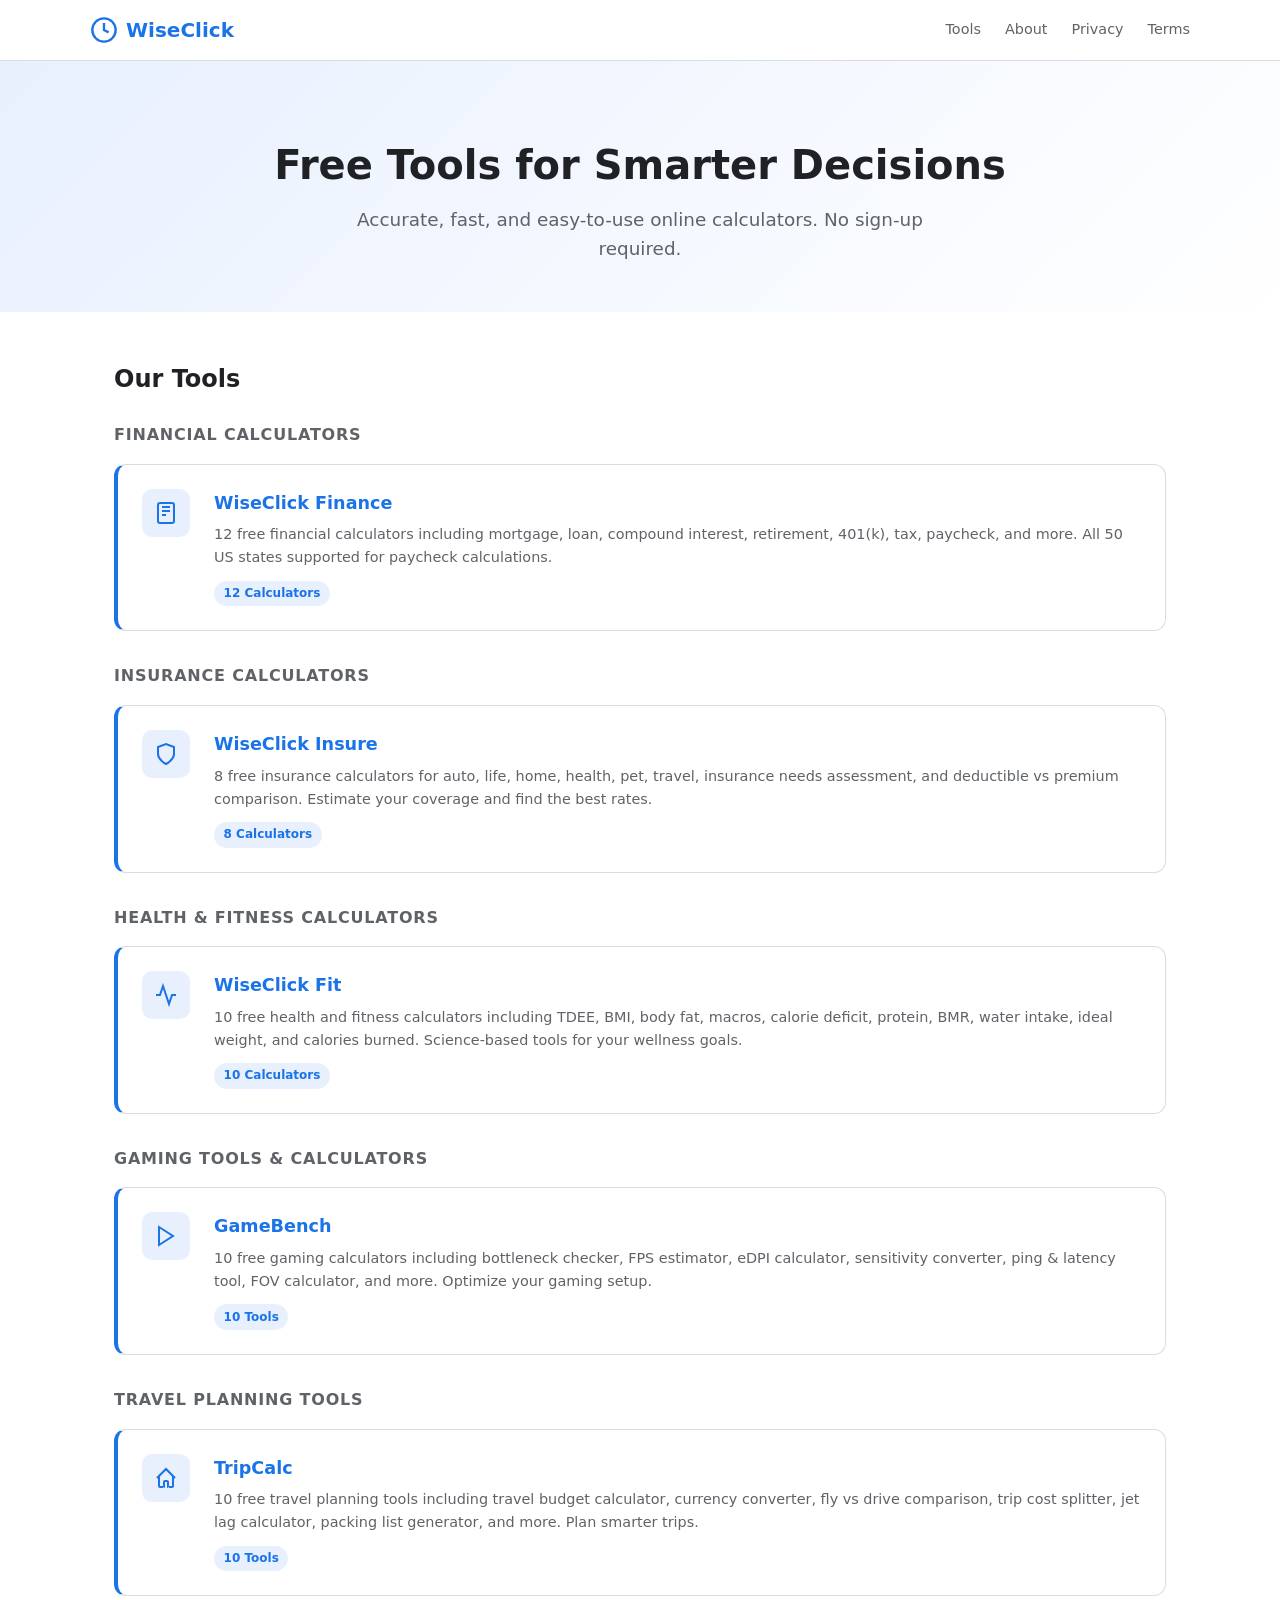
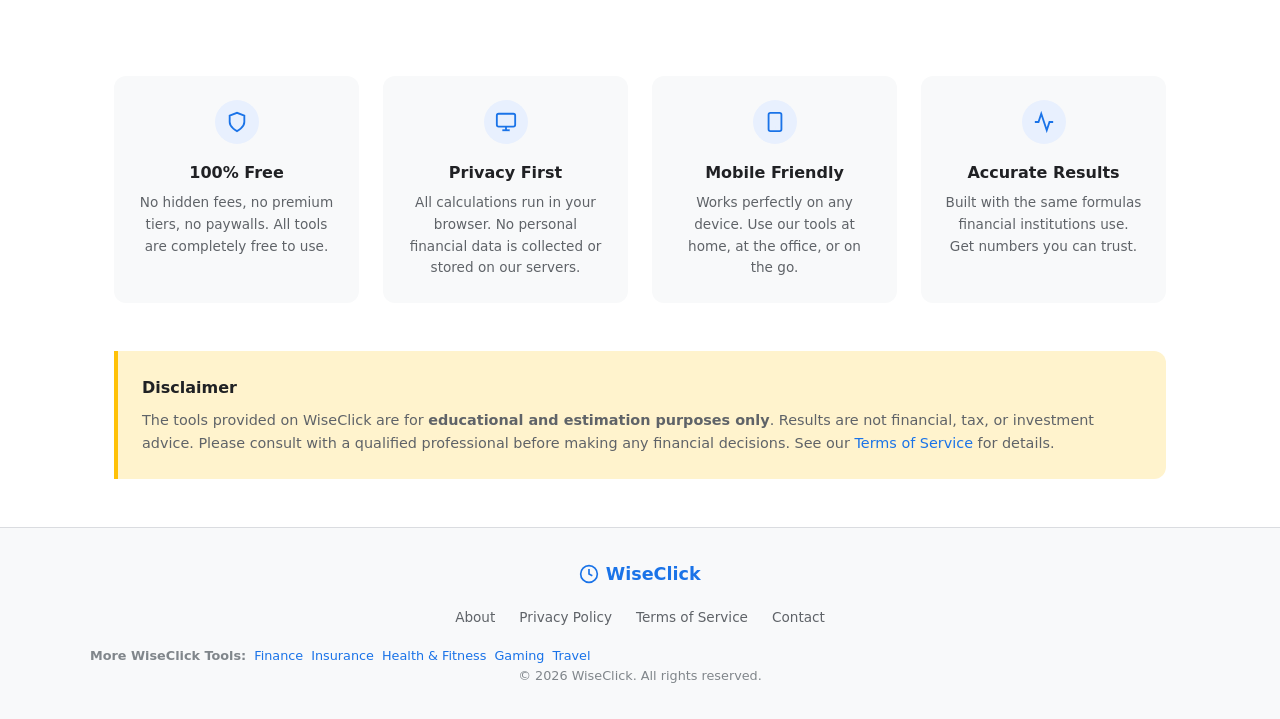
<file: index.html>
<!DOCTYPE html>
<html lang="en">
<head>
  <meta charset="UTF-8">
  <link rel="icon" type="image/svg+xml" href="favicon/favicon.svg">
  <meta name="viewport" content="width=device-width, initial-scale=1.0">
  <title>WiseClick - Free Online Tools for Smarter Decisions</title>
  <meta name="description" content="WiseClick offers free online calculators and tools — finance, insurance, health & fitness, gaming, and travel planning. Mortgage, loan, TDEE, FPS, travel budget calculators and more.">
  <meta name="keywords" content="online tools, financial calculators, insurance calculators, health calculators, gaming calculators, free calculators, WiseClick">
  <link rel="canonical" href="https://wiseclick.site/">
  <meta property="og:title" content="WiseClick - Free Online Tools for Smarter Decisions">
  <meta property="og:description" content="Free online financial calculators and tools. Accurate, fast, and easy to use. No sign-up required.">
  <meta property="og:type" content="website">
  <meta property="og:url" content="https://wiseclick.site/">
  <link rel="stylesheet" href="css/style.css">
  <script type="application/ld+json">
  {
    "@context": "https://schema.org",
    "@type": "WebSite",
    "name": "WiseClick",
    "url": "https://wiseclick.site",
    "description": "Free online tools for smarter decisions"
  }
  </script>

  <script type="application/ld+json">
  {
    "@context": "https://schema.org",
    "@type": "WebSite",
    "name": "WiseClick",
    "url": "https://wiseclick.site/",
    "potentialAction": {
      "@type": "SearchAction",
      "target": "https://wiseclick.site/?q={{search_term_string}}",
      "query-input": "required name=search_term_string"
    }
  }
  </script>
</head>
<body>

  <header class="site-header">
    <div class="header-inner">
      <a href="/" class="site-logo">
        <svg viewBox="0 0 24 24" fill="none" stroke="currentColor" stroke-width="2" width="28" height="28">
          <circle cx="12" cy="12" r="10"/>
          <path d="M12 6v6l4 2"/>
        </svg>
        WiseClick
      </a>
      <nav class="nav-links">
        <a href="#tools">Tools</a>
        <a href="/about/">About</a>
        <a href="/privacy/">Privacy</a>
        <a href="/terms/">Terms</a>
      </nav>
      <button class="nav-toggle" onclick="document.querySelector('.nav-links').classList.toggle('open')" aria-label="Menu">
        <svg viewBox="0 0 24 24" fill="none" stroke="currentColor" stroke-width="2">
          <line x1="3" y1="6" x2="21" y2="6"/>
          <line x1="3" y1="12" x2="21" y2="12"/>
          <line x1="3" y1="18" x2="21" y2="18"/>
        </svg>
      </button>
    </div>
  </header>

  <main>

    <section class="hero">
      <h1>Free Tools for Smarter Decisions</h1>
      <p>Accurate, fast, and easy-to-use online calculators. No sign-up required.</p>
    </section>

    <section class="tools-section" id="tools">
      <h2>Our Tools</h2>

      <div class="tool-category">
        <h3>Financial Calculators</h3>
        <a href="https://calc.wiseclick.site/" class="tool-card featured">
          <div class="tool-icon">
            <svg viewBox="0 0 24 24" fill="none" stroke="currentColor" stroke-width="2"><rect x="4" y="2" width="16" height="20" rx="2"/><line x1="8" y1="6" x2="16" y2="6"/><line x1="8" y1="10" x2="16" y2="10"/><line x1="8" y1="14" x2="12" y2="14"/></svg>
          </div>
          <div class="tool-info">
            <h4>WiseClick Finance</h4>
            <p>12 free financial calculators including mortgage, loan, compound interest, retirement, 401(k), tax, paycheck, and more. All 50 US states supported for paycheck calculations.</p>
            <span class="tool-badge">12 Calculators</span>
          </div>
        </a>
      </div>

      <div class="tool-category">
        <h3>Insurance Calculators</h3>
        <a href="https://insure.wiseclick.site/" class="tool-card featured">
          <div class="tool-icon">
            <svg viewBox="0 0 24 24" fill="none" stroke="currentColor" stroke-width="2"><path d="M12 22s8-4 8-10V5l-8-3-8 3v7c0 6 8 10 8 10z"/></svg>
          </div>
          <div class="tool-info">
            <h4>WiseClick Insure</h4>
            <p>8 free insurance calculators for auto, life, home, health, pet, travel, insurance needs assessment, and deductible vs premium comparison. Estimate your coverage and find the best rates.</p>
            <span class="tool-badge">8 Calculators</span>
          </div>
        </a>
      </div>

      <div class="tool-category">
        <h3>Health & Fitness Calculators</h3>
        <a href="https://fit.wiseclick.site/" class="tool-card featured">
          <div class="tool-icon">
            <svg viewBox="0 0 24 24" fill="none" stroke="currentColor" stroke-width="2"><polyline points="22 12 18 12 15 21 9 3 6 12 2 12"/></svg>
          </div>
          <div class="tool-info">
            <h4>WiseClick Fit</h4>
            <p>10 free health and fitness calculators including TDEE, BMI, body fat, macros, calorie deficit, protein, BMR, water intake, ideal weight, and calories burned. Science-based tools for your wellness goals.</p>
            <span class="tool-badge">10 Calculators</span>
          </div>
        </a>
      </div>

      <div class="tool-category">
        <h3>Gaming Tools & Calculators</h3>
        <a href="https://game.wiseclick.site/" class="tool-card featured">
          <div class="tool-icon">
            <svg viewBox="0 0 24 24" fill="none" stroke="currentColor" stroke-width="2"><polygon points="5 3 19 12 5 21 5 3"/></svg>
          </div>
          <div class="tool-info">
            <h4>GameBench</h4>
            <p>10 free gaming calculators including bottleneck checker, FPS estimator, eDPI calculator, sensitivity converter, ping & latency tool, FOV calculator, and more. Optimize your gaming setup.</p>
            <span class="tool-badge">10 Tools</span>
          </div>
        </a>
      </div>

      <div class="tool-category">
        <h3>Travel Planning Tools</h3>
        <a href="https://trip.wiseclick.site/" class="tool-card featured">
          <div class="tool-icon">
            <svg viewBox="0 0 24 24" fill="none" stroke="currentColor" stroke-width="2"><path d="M3 12l2-2m0 0l7-7 7 7M5 10v10a1 1 0 001 1h3m10-11l2 2m-2-2v10a1 1 0 01-1 1h-3m-4 0a1 1 0 01-1-1v-4a1 1 0 011-1h2a1 1 0 011 1v4a1 1 0 01-1 1"/></svg>
          </div>
          <div class="tool-info">
            <h4>TripCalc</h4>
            <p>10 free travel planning tools including travel budget calculator, currency converter, fly vs drive comparison, trip cost splitter, jet lag calculator, packing list generator, and more. Plan smarter trips.</p>
            <span class="tool-badge">10 Tools</span>
          </div>
        </a>
      </div>

    </section>

    <section class="features">
      <div class="feature-card">
        <div class="feature-icon">
          <svg viewBox="0 0 24 24" fill="none" stroke="currentColor" stroke-width="2"><path d="M12 22s8-4 8-10V5l-8-3-8 3v7c0 6 8 10 8 10z"/></svg>
        </div>
        <h3>100% Free</h3>
        <p>No hidden fees, no premium tiers, no paywalls. All tools are completely free to use.</p>
      </div>
      <div class="feature-card">
        <div class="feature-icon">
          <svg viewBox="0 0 24 24" fill="none" stroke="currentColor" stroke-width="2"><rect x="2" y="3" width="20" height="14" rx="2"/><line x1="8" y1="21" x2="16" y2="21"/><line x1="12" y1="17" x2="12" y2="21"/></svg>
        </div>
        <h3>Privacy First</h3>
        <p>All calculations run in your browser. No personal financial data is collected or stored on our servers.</p>
      </div>
      <div class="feature-card">
        <div class="feature-icon">
          <svg viewBox="0 0 24 24" fill="none" stroke="currentColor" stroke-width="2"><rect x="5" y="2" width="14" height="20" rx="2"/><line x1="12" y1="18" x2="12.01" y2="18"/></svg>
        </div>
        <h3>Mobile Friendly</h3>
        <p>Works perfectly on any device. Use our tools at home, at the office, or on the go.</p>
      </div>
      <div class="feature-card">
        <div class="feature-icon">
          <svg viewBox="0 0 24 24" fill="none" stroke="currentColor" stroke-width="2"><polyline points="22 12 18 12 15 21 9 3 6 12 2 12"/></svg>
        </div>
        <h3>Accurate Results</h3>
        <p>Built with the same formulas financial institutions use. Get numbers you can trust.</p>
      </div>
    </section>

    <section class="disclaimer-section">
      <div class="disclaimer-box">
        <h3>Disclaimer</h3>
        <p>The tools provided on WiseClick are for <strong>educational and estimation purposes only</strong>. Results are not financial, tax, or investment advice. Please consult with a qualified professional before making any financial decisions. See our <a href="/terms/">Terms of Service</a> for details.</p>
      </div>
    </section>

  </main>

  <footer class="site-footer">
    <div class="footer-inner">
      <div class="footer-brand">
        <svg viewBox="0 0 24 24" fill="none" stroke="currentColor" stroke-width="2" width="20" height="20">
          <circle cx="12" cy="12" r="10"/>
          <path d="M12 6v6l4 2"/>
        </svg>
        <span>WiseClick</span>
      </div>
      <ul class="footer-links">
        <li><a href="/about/">About</a></li>
        <li><a href="/privacy/">Privacy Policy</a></li>
        <li><a href="/terms/">Terms of Service</a></li>
        <li><a href="mailto:contact@wiseclick.site">Contact</a></li>
      </ul>
      <div class="cross-site-links"><span>More WiseClick Tools:</span><a href="https://calc.wiseclick.site/" target="_blank" rel="noopener">Finance</a><a href="https://insure.wiseclick.site/" target="_blank" rel="noopener">Insurance</a><a href="https://fit.wiseclick.site/" target="_blank" rel="noopener">Health & Fitness</a><a href="https://game.wiseclick.site/" target="_blank" rel="noopener">Gaming</a><a href="https://trip.wiseclick.site/" target="_blank" rel="noopener">Travel</a></div>
      <p class="footer-copy">&copy; 2026 WiseClick. All rights reserved.</p>
    </div>
  </footer>
</body>
</html>
</file>
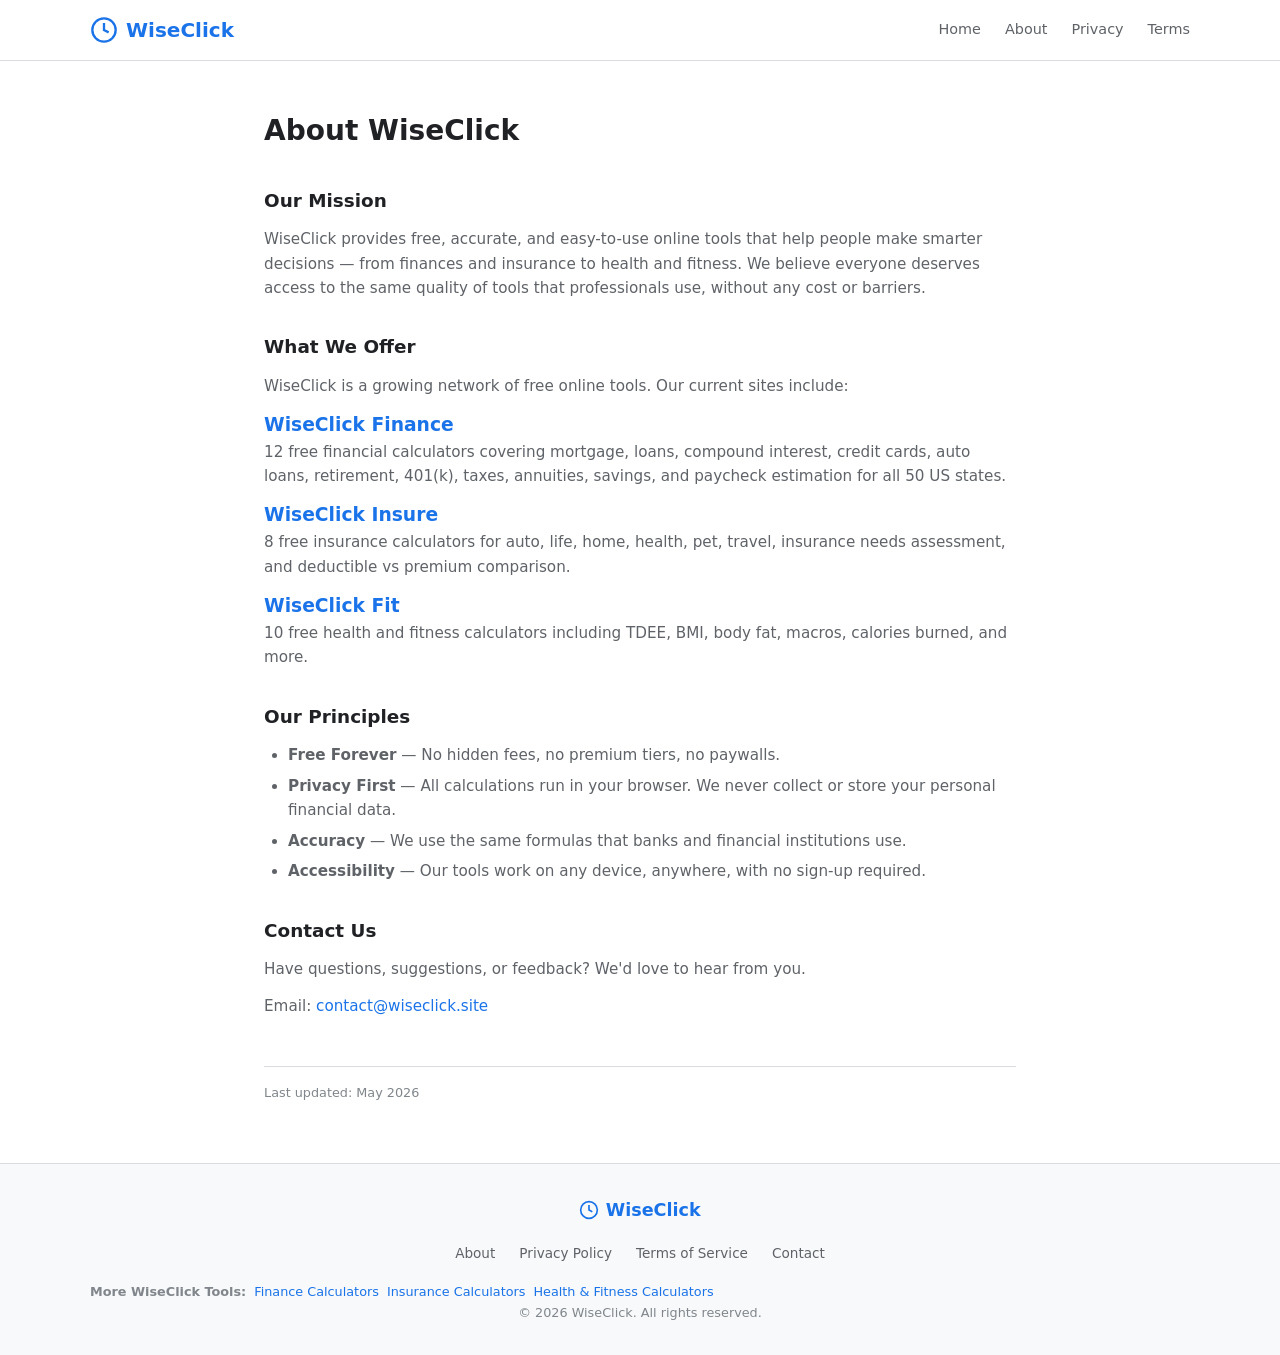
<file: about/index.html>
<!DOCTYPE html>
<html lang="en">
<head>
  <meta charset="UTF-8">
  <link rel="icon" type="image/svg+xml" href="../favicon/favicon.svg">
  <meta name="viewport" content="width=device-width, initial-scale=1.0">
  <title>About - WiseClick</title>
  <meta name="description" content="Learn about WiseClick, our mission, and the free online tools we build.">
  <link rel="canonical" href="https://wiseclick.site/about/">
  <link rel="stylesheet" href="../css/style.css">
</head>
<body>

  <header class="site-header">
    <div class="header-inner">
      <a href="/" class="site-logo">
        <svg viewBox="0 0 24 24" fill="none" stroke="currentColor" stroke-width="2" width="28" height="28">
          <circle cx="12" cy="12" r="10"/>
          <path d="M12 6v6l4 2"/>
        </svg>
        WiseClick
      </a>
      <nav class="nav-links">
        <a href="/">Home</a>
        <a href="/about/">About</a>
        <a href="/privacy/">Privacy</a>
        <a href="/terms/">Terms</a>
      </nav>
      <button class="nav-toggle" onclick="document.querySelector('.nav-links').classList.toggle('open')" aria-label="Menu">
        <svg viewBox="0 0 24 24" fill="none" stroke="currentColor" stroke-width="2">
          <line x1="3" y1="6" x2="21" y2="6"/>
          <line x1="3" y1="12" x2="21" y2="12"/>
          <line x1="3" y1="18" x2="21" y2="18"/>
        </svg>
      </button>
    </div>
  </header>

  <main class="legal-page">
    <h1>About WiseClick</h1>

    <h2>Our Mission</h2>
    <p>WiseClick provides free, accurate, and easy-to-use online tools that help people make smarter decisions — from finances and insurance to health and fitness. We believe everyone deserves access to the same quality of tools that professionals use, without any cost or barriers.</p>

    <h2>What We Offer</h2>
    <p>WiseClick is a growing network of free online tools. Our current sites include:</p>

    <h3><a href="https://calc.wiseclick.site/">WiseClick Finance</a></h3>
    <p>12 free financial calculators covering mortgage, loans, compound interest, credit cards, auto loans, retirement, 401(k), taxes, annuities, savings, and paycheck estimation for all 50 US states.</p>

    <h3><a href="https://insure.wiseclick.site/">WiseClick Insure</a></h3>
    <p>8 free insurance calculators for auto, life, home, health, pet, travel, insurance needs assessment, and deductible vs premium comparison.</p>

    <h3><a href="https://fit.wiseclick.site/">WiseClick Fit</a></h3>
    <p>10 free health and fitness calculators including TDEE, BMI, body fat, macros, calories burned, and more.</p>

    <h2>Our Principles</h2>
    <ul>
      <li><strong>Free Forever</strong> — No hidden fees, no premium tiers, no paywalls.</li>
      <li><strong>Privacy First</strong> — All calculations run in your browser. We never collect or store your personal financial data.</li>
      <li><strong>Accuracy</strong> — We use the same formulas that banks and financial institutions use.</li>
      <li><strong>Accessibility</strong> — Our tools work on any device, anywhere, with no sign-up required.</li>
    </ul>

    <h2>Contact Us</h2>
    <p>Have questions, suggestions, or feedback? We'd love to hear from you.</p>
    <p>Email: <a href="mailto:contact@wiseclick.site">contact@wiseclick.site</a></p>

    <p class="last-updated">Last updated: May 2026</p>
  </main>

  <footer class="site-footer">
    <div class="footer-inner">
      <div class="footer-brand">
        <svg viewBox="0 0 24 24" fill="none" stroke="currentColor" stroke-width="2" width="20" height="20">
          <circle cx="12" cy="12" r="10"/>
          <path d="M12 6v6l4 2"/>
        </svg>
        <span>WiseClick</span>
      </div>
      <ul class="footer-links">
        <li><a href="/about/">About</a></li>
        <li><a href="/privacy/">Privacy Policy</a></li>
        <li><a href="/terms/">Terms of Service</a></li>
        <li><a href="mailto:contact@wiseclick.site">Contact</a></li>
      </ul>
      <div class="cross-site-links"><span>More WiseClick Tools:</span><a href="https://calc.wiseclick.site/" target="_blank" rel="noopener">Finance Calculators</a><a href="https://insure.wiseclick.site/" target="_blank" rel="noopener">Insurance Calculators</a><a href="https://fit.wiseclick.site/" target="_blank" rel="noopener">Health & Fitness Calculators</a></div>
      <p class="footer-copy">&copy; 2026 WiseClick. All rights reserved.</p>
    </div>
  </footer>
</body>
</html>
</file>
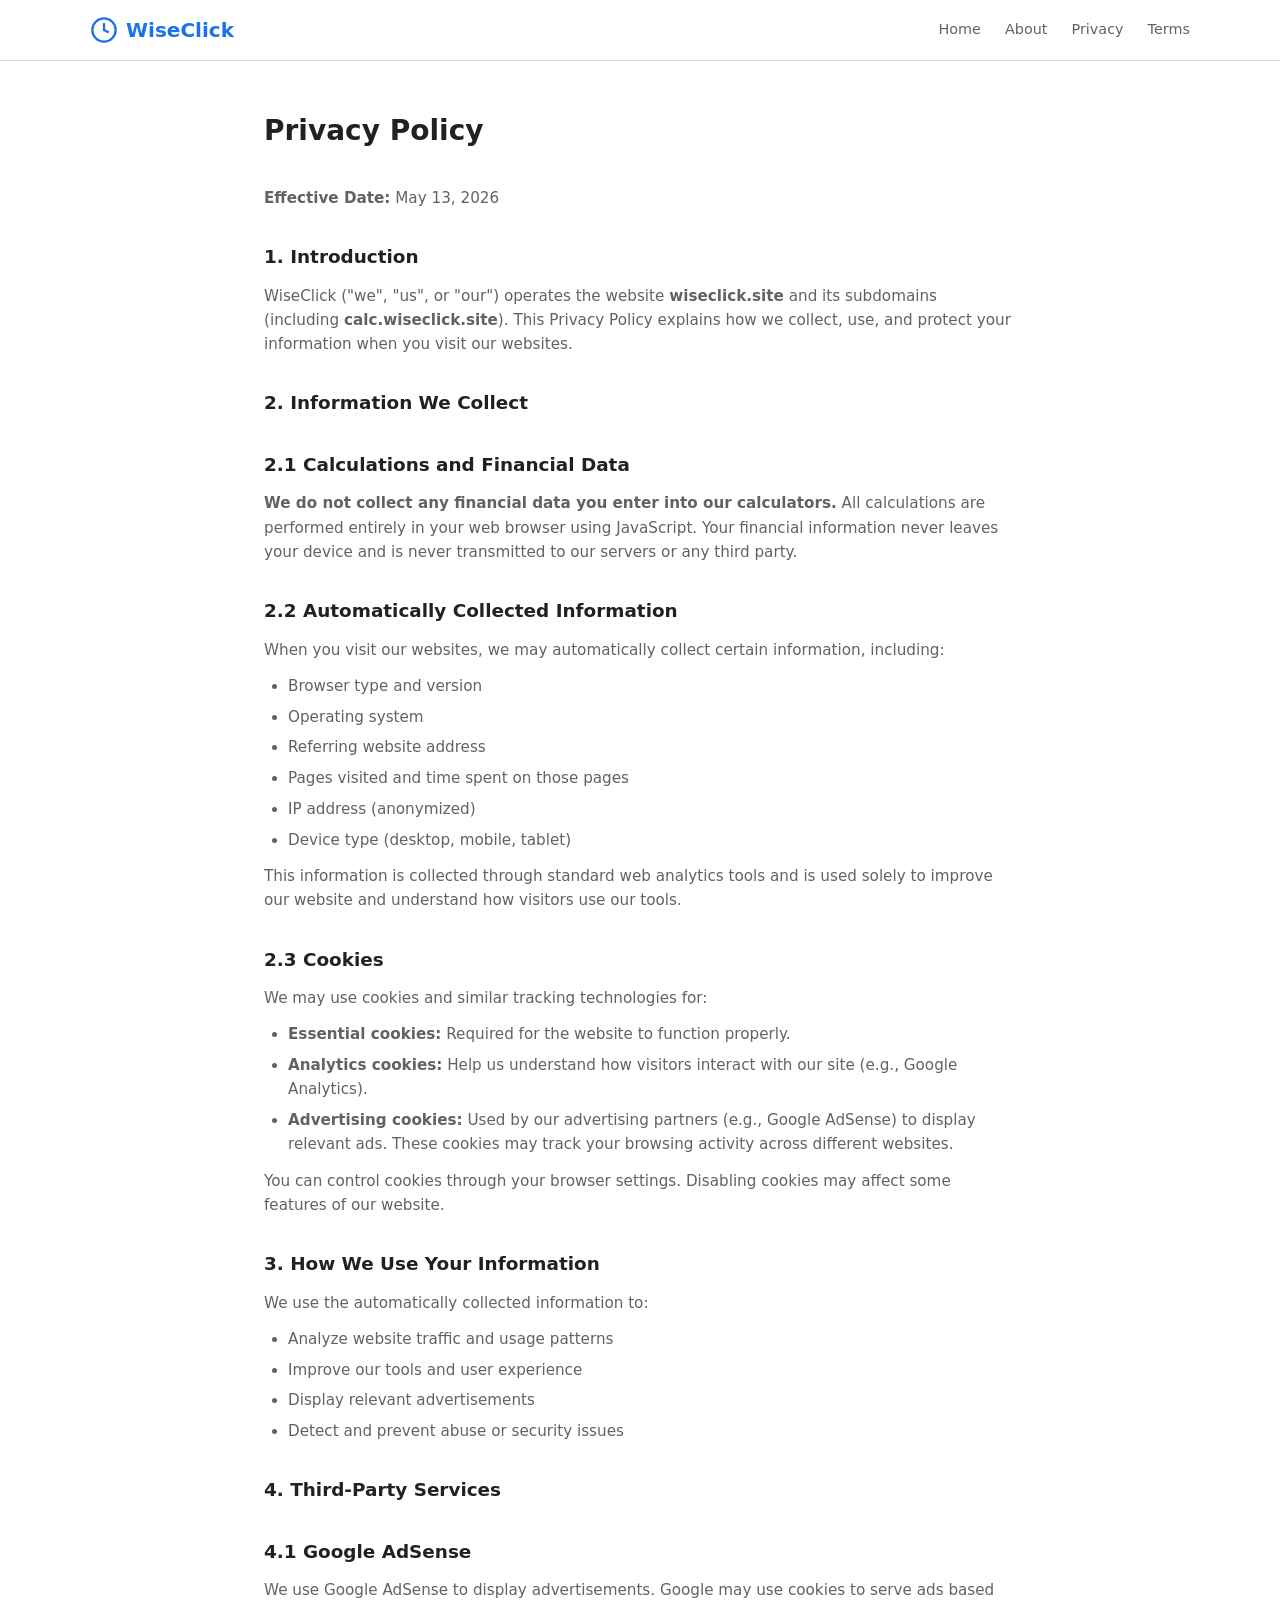
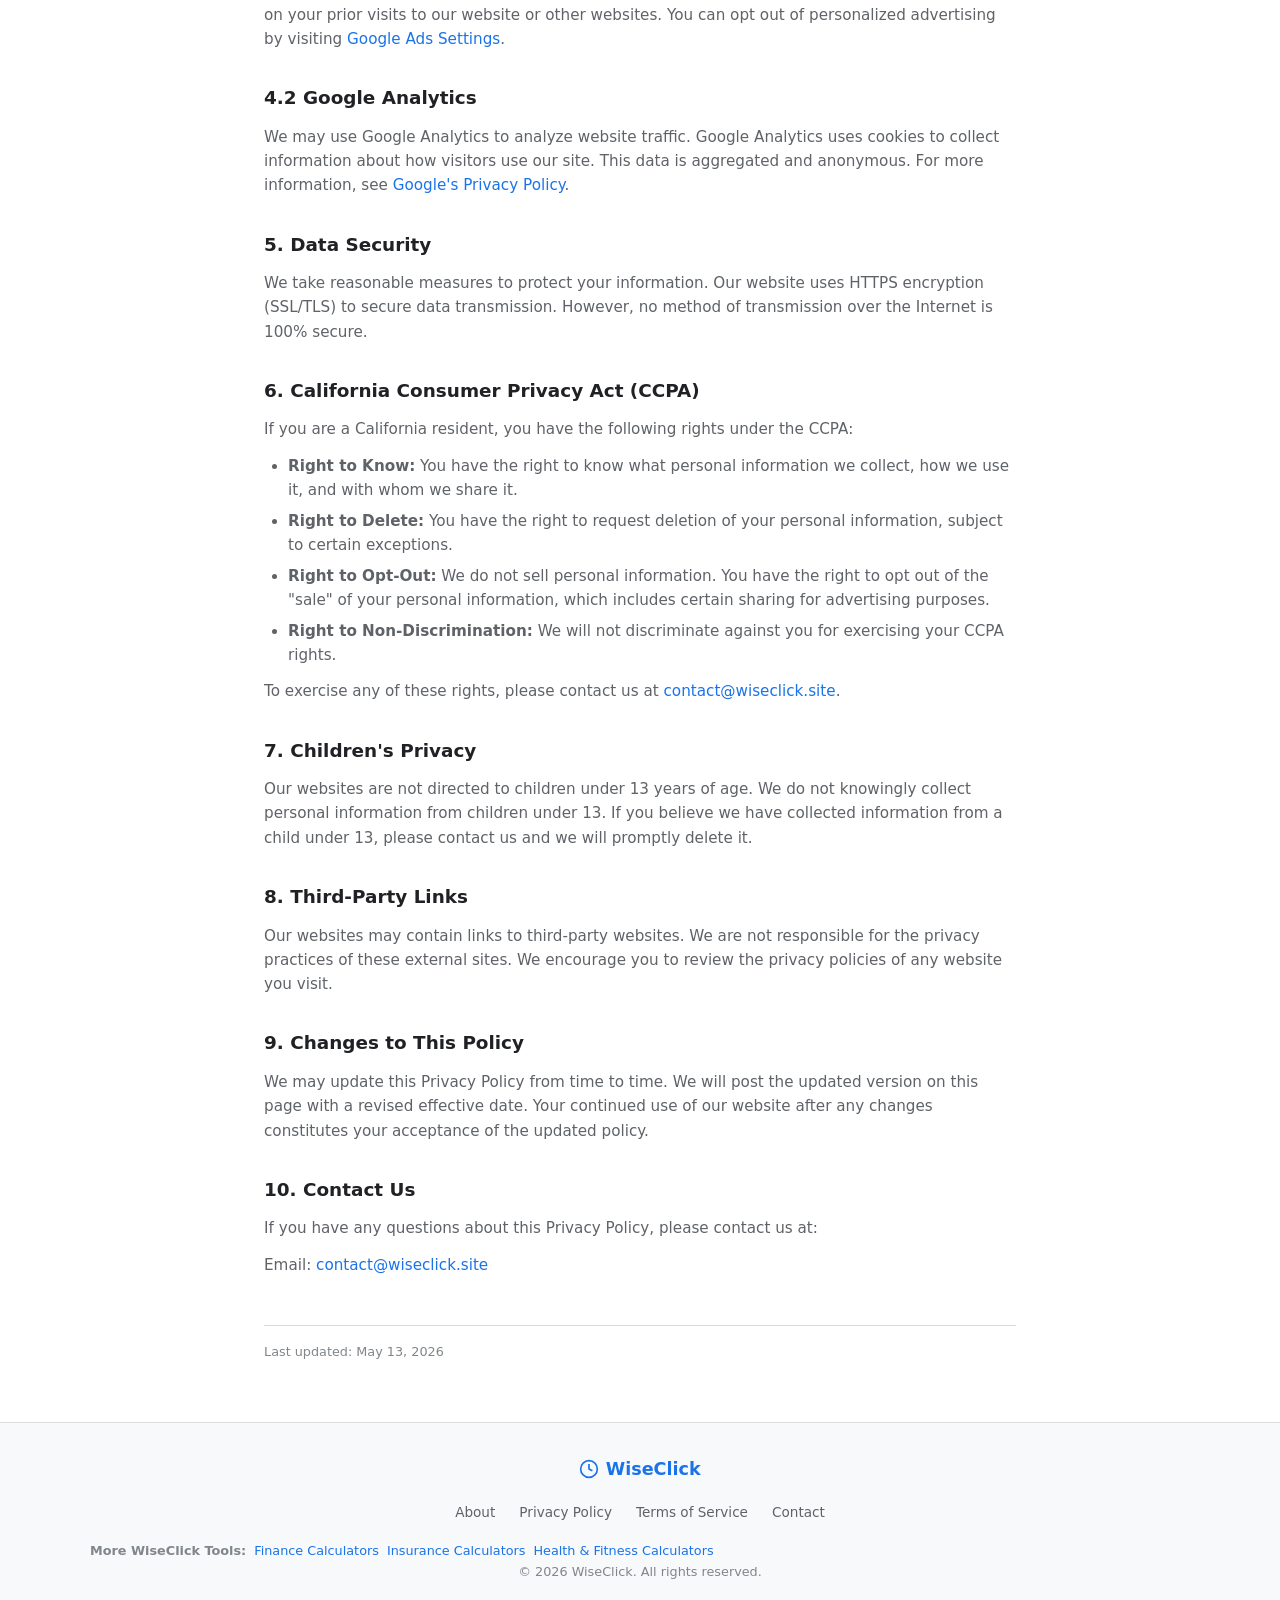
<file: privacy/index.html>
<!DOCTYPE html>
<html lang="en">
<head>
  <meta charset="UTF-8">
  <link rel="icon" type="image/svg+xml" href="../favicon/favicon.svg">
  <meta name="viewport" content="width=device-width, initial-scale=1.0">
  <title>Privacy Policy - WiseClick</title>
  <meta name="description" content="WiseClick Privacy Policy. Learn how we handle your data and protect your privacy.">
  <link rel="canonical" href="https://wiseclick.site/privacy/">
  <link rel="stylesheet" href="../css/style.css">
</head>
<body>

  <header class="site-header">
    <div class="header-inner">
      <a href="/" class="site-logo">
        <svg viewBox="0 0 24 24" fill="none" stroke="currentColor" stroke-width="2" width="28" height="28">
          <circle cx="12" cy="12" r="10"/>
          <path d="M12 6v6l4 2"/>
        </svg>
        WiseClick
      </a>
      <nav class="nav-links">
        <a href="/">Home</a>
        <a href="/about/">About</a>
        <a href="/privacy/">Privacy</a>
        <a href="/terms/">Terms</a>
      </nav>
      <button class="nav-toggle" onclick="document.querySelector('.nav-links').classList.toggle('open')" aria-label="Menu">
        <svg viewBox="0 0 24 24" fill="none" stroke="currentColor" stroke-width="2">
          <line x1="3" y1="6" x2="21" y2="6"/>
          <line x1="3" y1="12" x2="21" y2="12"/>
          <line x1="3" y1="18" x2="21" y2="18"/>
        </svg>
      </button>
    </div>
  </header>

  <main class="legal-page">
    <h1>Privacy Policy</h1>

    <p><strong>Effective Date:</strong> May 13, 2026</p>

    <h2>1. Introduction</h2>
    <p>WiseClick ("we", "us", or "our") operates the website <strong>wiseclick.site</strong> and its subdomains (including <strong>calc.wiseclick.site</strong>). This Privacy Policy explains how we collect, use, and protect your information when you visit our websites.</p>

    <h2>2. Information We Collect</h2>
    <h2>2.1 Calculations and Financial Data</h2>
    <p><strong>We do not collect any financial data you enter into our calculators.</strong> All calculations are performed entirely in your web browser using JavaScript. Your financial information never leaves your device and is never transmitted to our servers or any third party.</p>

    <h2>2.2 Automatically Collected Information</h2>
    <p>When you visit our websites, we may automatically collect certain information, including:</p>
    <ul>
      <li>Browser type and version</li>
      <li>Operating system</li>
      <li>Referring website address</li>
      <li>Pages visited and time spent on those pages</li>
      <li>IP address (anonymized)</li>
      <li>Device type (desktop, mobile, tablet)</li>
    </ul>
    <p>This information is collected through standard web analytics tools and is used solely to improve our website and understand how visitors use our tools.</p>

    <h2>2.3 Cookies</h2>
    <p>We may use cookies and similar tracking technologies for:</p>
    <ul>
      <li><strong>Essential cookies:</strong> Required for the website to function properly.</li>
      <li><strong>Analytics cookies:</strong> Help us understand how visitors interact with our site (e.g., Google Analytics).</li>
      <li><strong>Advertising cookies:</strong> Used by our advertising partners (e.g., Google AdSense) to display relevant ads. These cookies may track your browsing activity across different websites.</li>
    </ul>
    <p>You can control cookies through your browser settings. Disabling cookies may affect some features of our website.</p>

    <h2>3. How We Use Your Information</h2>
    <p>We use the automatically collected information to:</p>
    <ul>
      <li>Analyze website traffic and usage patterns</li>
      <li>Improve our tools and user experience</li>
      <li>Display relevant advertisements</li>
      <li>Detect and prevent abuse or security issues</li>
    </ul>

    <h2>4. Third-Party Services</h2>
    <h2>4.1 Google AdSense</h2>
    <p>We use Google AdSense to display advertisements. Google may use cookies to serve ads based on your prior visits to our website or other websites. You can opt out of personalized advertising by visiting <a href="https://www.google.com/settings/ads" target="_blank" rel="noopener">Google Ads Settings</a>.</p>

    <h2>4.2 Google Analytics</h2>
    <p>We may use Google Analytics to analyze website traffic. Google Analytics uses cookies to collect information about how visitors use our site. This data is aggregated and anonymous. For more information, see <a href="https://policies.google.com/privacy" target="_blank" rel="noopener">Google's Privacy Policy</a>.</p>

    <h2>5. Data Security</h2>
    <p>We take reasonable measures to protect your information. Our website uses HTTPS encryption (SSL/TLS) to secure data transmission. However, no method of transmission over the Internet is 100% secure.</p>

    <h2>6. California Consumer Privacy Act (CCPA)</h2>
    <p>If you are a California resident, you have the following rights under the CCPA:</p>
    <ul>
      <li><strong>Right to Know:</strong> You have the right to know what personal information we collect, how we use it, and with whom we share it.</li>
      <li><strong>Right to Delete:</strong> You have the right to request deletion of your personal information, subject to certain exceptions.</li>
      <li><strong>Right to Opt-Out:</strong> We do not sell personal information. You have the right to opt out of the "sale" of your personal information, which includes certain sharing for advertising purposes.</li>
      <li><strong>Right to Non-Discrimination:</strong> We will not discriminate against you for exercising your CCPA rights.</li>
    </ul>
    <p>To exercise any of these rights, please contact us at <a href="mailto:contact@wiseclick.site">contact@wiseclick.site</a>.</p>

    <h2>7. Children's Privacy</h2>
    <p>Our websites are not directed to children under 13 years of age. We do not knowingly collect personal information from children under 13. If you believe we have collected information from a child under 13, please contact us and we will promptly delete it.</p>

    <h2>8. Third-Party Links</h2>
    <p>Our websites may contain links to third-party websites. We are not responsible for the privacy practices of these external sites. We encourage you to review the privacy policies of any website you visit.</p>

    <h2>9. Changes to This Policy</h2>
    <p>We may update this Privacy Policy from time to time. We will post the updated version on this page with a revised effective date. Your continued use of our website after any changes constitutes your acceptance of the updated policy.</p>

    <h2>10. Contact Us</h2>
    <p>If you have any questions about this Privacy Policy, please contact us at:</p>
    <p>Email: <a href="mailto:contact@wiseclick.site">contact@wiseclick.site</a></p>

    <p class="last-updated">Last updated: May 13, 2026</p>
  </main>

  <footer class="site-footer">
    <div class="footer-inner">
      <div class="footer-brand">
        <svg viewBox="0 0 24 24" fill="none" stroke="currentColor" stroke-width="2" width="20" height="20">
          <circle cx="12" cy="12" r="10"/>
          <path d="M12 6v6l4 2"/>
        </svg>
        <span>WiseClick</span>
      </div>
      <ul class="footer-links">
        <li><a href="/about/">About</a></li>
        <li><a href="/privacy/">Privacy Policy</a></li>
        <li><a href="/terms/">Terms of Service</a></li>
        <li><a href="mailto:contact@wiseclick.site">Contact</a></li>
      </ul>
      <div class="cross-site-links"><span>More WiseClick Tools:</span><a href="https://calc.wiseclick.site/" target="_blank" rel="noopener">Finance Calculators</a><a href="https://insure.wiseclick.site/" target="_blank" rel="noopener">Insurance Calculators</a><a href="https://fit.wiseclick.site/" target="_blank" rel="noopener">Health & Fitness Calculators</a></div>
      <p class="footer-copy">&copy; 2026 WiseClick. All rights reserved.</p>
    </div>
  </footer>
</body>
</html>
</file>
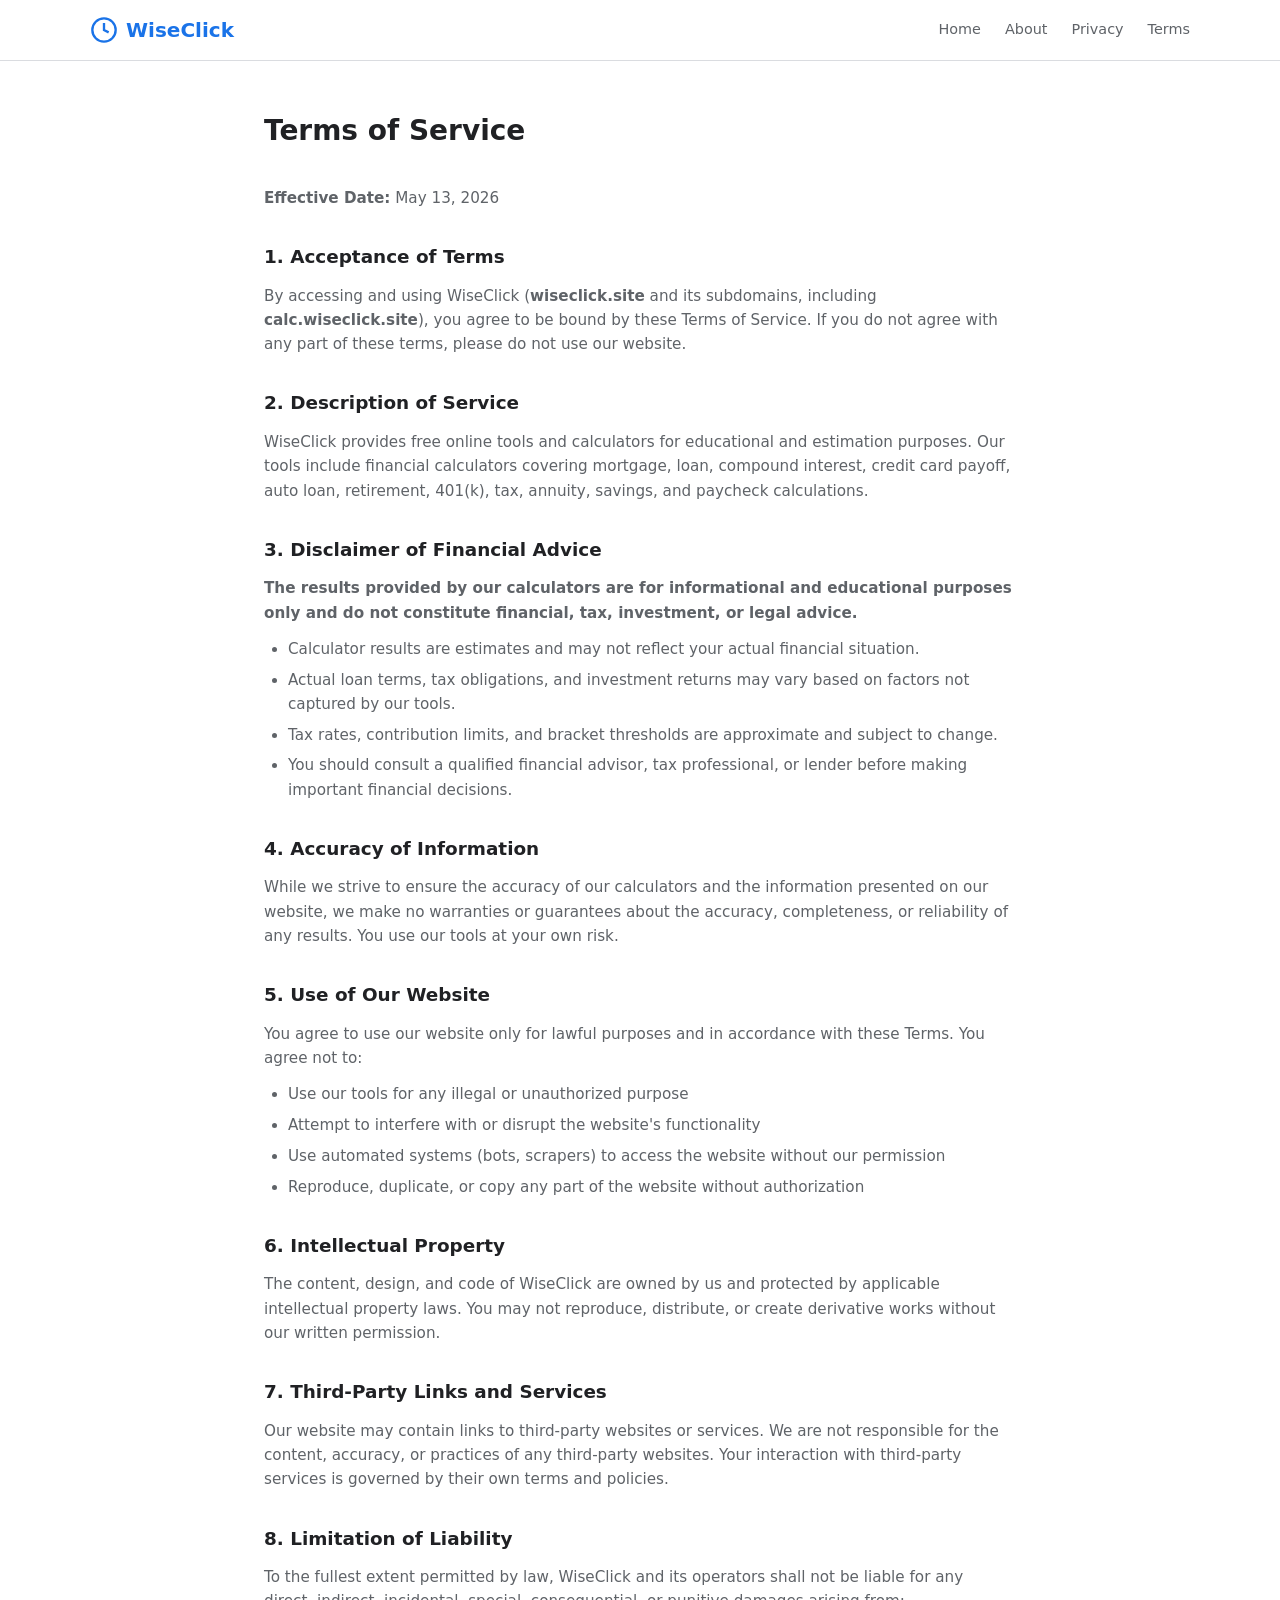
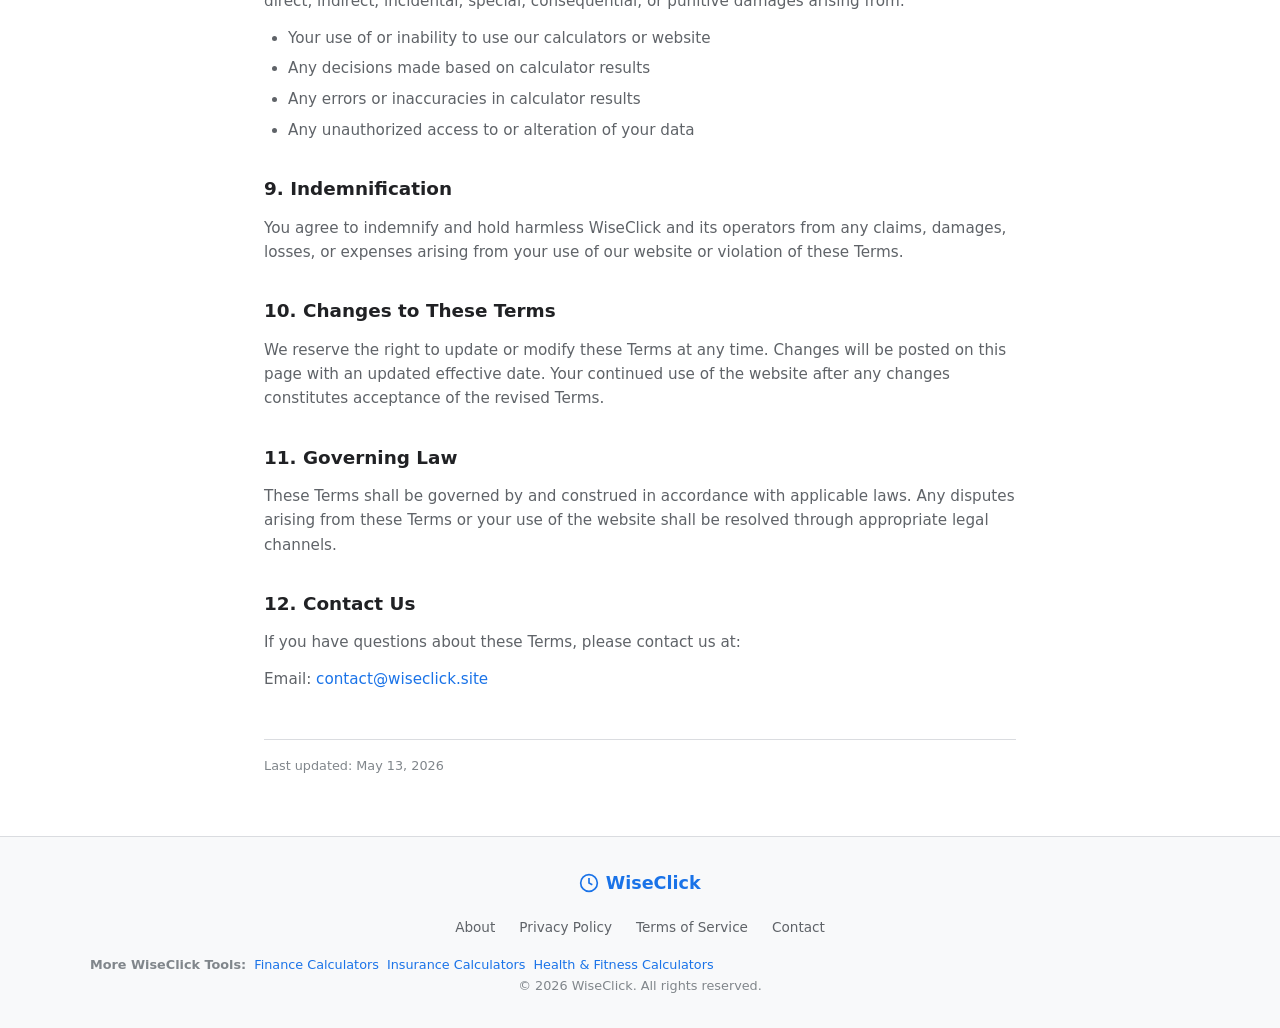
<file: terms/index.html>
<!DOCTYPE html>
<html lang="en">
<head>
  <meta charset="UTF-8">
  <link rel="icon" type="image/svg+xml" href="../favicon/favicon.svg">
  <meta name="viewport" content="width=device-width, initial-scale=1.0">
  <title>Terms of Service - WiseClick</title>
  <meta name="description" content="WiseClick Terms of Service. Read our terms and conditions for using our free online tools.">
  <link rel="canonical" href="https://wiseclick.site/terms/">
  <link rel="stylesheet" href="../css/style.css">
</head>
<body>

  <header class="site-header">
    <div class="header-inner">
      <a href="/" class="site-logo">
        <svg viewBox="0 0 24 24" fill="none" stroke="currentColor" stroke-width="2" width="28" height="28">
          <circle cx="12" cy="12" r="10"/>
          <path d="M12 6v6l4 2"/>
        </svg>
        WiseClick
      </a>
      <nav class="nav-links">
        <a href="/">Home</a>
        <a href="/about/">About</a>
        <a href="/privacy/">Privacy</a>
        <a href="/terms/">Terms</a>
      </nav>
      <button class="nav-toggle" onclick="document.querySelector('.nav-links').classList.toggle('open')" aria-label="Menu">
        <svg viewBox="0 0 24 24" fill="none" stroke="currentColor" stroke-width="2">
          <line x1="3" y1="6" x2="21" y2="6"/>
          <line x1="3" y1="12" x2="21" y2="12"/>
          <line x1="3" y1="18" x2="21" y2="18"/>
        </svg>
      </button>
    </div>
  </header>

  <main class="legal-page">
    <h1>Terms of Service</h1>

    <p><strong>Effective Date:</strong> May 13, 2026</p>

    <h2>1. Acceptance of Terms</h2>
    <p>By accessing and using WiseClick (<strong>wiseclick.site</strong> and its subdomains, including <strong>calc.wiseclick.site</strong>), you agree to be bound by these Terms of Service. If you do not agree with any part of these terms, please do not use our website.</p>

    <h2>2. Description of Service</h2>
    <p>WiseClick provides free online tools and calculators for educational and estimation purposes. Our tools include financial calculators covering mortgage, loan, compound interest, credit card payoff, auto loan, retirement, 401(k), tax, annuity, savings, and paycheck calculations.</p>

    <h2>3. Disclaimer of Financial Advice</h2>
    <p><strong>The results provided by our calculators are for informational and educational purposes only and do not constitute financial, tax, investment, or legal advice.</strong></p>
    <ul>
      <li>Calculator results are estimates and may not reflect your actual financial situation.</li>
      <li>Actual loan terms, tax obligations, and investment returns may vary based on factors not captured by our tools.</li>
      <li>Tax rates, contribution limits, and bracket thresholds are approximate and subject to change.</li>
      <li>You should consult a qualified financial advisor, tax professional, or lender before making important financial decisions.</li>
    </ul>

    <h2>4. Accuracy of Information</h2>
    <p>While we strive to ensure the accuracy of our calculators and the information presented on our website, we make no warranties or guarantees about the accuracy, completeness, or reliability of any results. You use our tools at your own risk.</p>

    <h2>5. Use of Our Website</h2>
    <p>You agree to use our website only for lawful purposes and in accordance with these Terms. You agree not to:</p>
    <ul>
      <li>Use our tools for any illegal or unauthorized purpose</li>
      <li>Attempt to interfere with or disrupt the website's functionality</li>
      <li>Use automated systems (bots, scrapers) to access the website without our permission</li>
      <li>Reproduce, duplicate, or copy any part of the website without authorization</li>
    </ul>

    <h2>6. Intellectual Property</h2>
    <p>The content, design, and code of WiseClick are owned by us and protected by applicable intellectual property laws. You may not reproduce, distribute, or create derivative works without our written permission.</p>

    <h2>7. Third-Party Links and Services</h2>
    <p>Our website may contain links to third-party websites or services. We are not responsible for the content, accuracy, or practices of any third-party websites. Your interaction with third-party services is governed by their own terms and policies.</p>

    <h2>8. Limitation of Liability</h2>
    <p>To the fullest extent permitted by law, WiseClick and its operators shall not be liable for any direct, indirect, incidental, special, consequential, or punitive damages arising from:</p>
    <ul>
      <li>Your use of or inability to use our calculators or website</li>
      <li>Any decisions made based on calculator results</li>
      <li>Any errors or inaccuracies in calculator results</li>
      <li>Any unauthorized access to or alteration of your data</li>
    </ul>

    <h2>9. Indemnification</h2>
    <p>You agree to indemnify and hold harmless WiseClick and its operators from any claims, damages, losses, or expenses arising from your use of our website or violation of these Terms.</p>

    <h2>10. Changes to These Terms</h2>
    <p>We reserve the right to update or modify these Terms at any time. Changes will be posted on this page with an updated effective date. Your continued use of the website after any changes constitutes acceptance of the revised Terms.</p>

    <h2>11. Governing Law</h2>
    <p>These Terms shall be governed by and construed in accordance with applicable laws. Any disputes arising from these Terms or your use of the website shall be resolved through appropriate legal channels.</p>

    <h2>12. Contact Us</h2>
    <p>If you have questions about these Terms, please contact us at:</p>
    <p>Email: <a href="mailto:contact@wiseclick.site">contact@wiseclick.site</a></p>

    <p class="last-updated">Last updated: May 13, 2026</p>
  </main>

  <footer class="site-footer">
    <div class="footer-inner">
      <div class="footer-brand">
        <svg viewBox="0 0 24 24" fill="none" stroke="currentColor" stroke-width="2" width="20" height="20">
          <circle cx="12" cy="12" r="10"/>
          <path d="M12 6v6l4 2"/>
        </svg>
        <span>WiseClick</span>
      </div>
      <ul class="footer-links">
        <li><a href="/about/">About</a></li>
        <li><a href="/privacy/">Privacy Policy</a></li>
        <li><a href="/terms/">Terms of Service</a></li>
        <li><a href="mailto:contact@wiseclick.site">Contact</a></li>
      </ul>
      <div class="cross-site-links"><span>More WiseClick Tools:</span><a href="https://calc.wiseclick.site/" target="_blank" rel="noopener">Finance Calculators</a><a href="https://insure.wiseclick.site/" target="_blank" rel="noopener">Insurance Calculators</a><a href="https://fit.wiseclick.site/" target="_blank" rel="noopener">Health & Fitness Calculators</a></div>
      <p class="footer-copy">&copy; 2026 WiseClick. All rights reserved.</p>
    </div>
  </footer>
</body>
</html>
</file>
<file: css/style.css>
/* ===== Variables ===== */
:root {
  --primary: #1a73e8;
  --primary-dark: #1557b0;
  --primary-light: #e8f0fe;
  --accent: #34a853;
  --text: #202124;
  --text-secondary: #5f6368;
  --text-light: #80868b;
  --bg: #ffffff;
  --bg-secondary: #f8f9fa;
  --border: #dadce0;
  --shadow: 0 1px 3px rgba(60,64,67,0.12), 0 1px 2px rgba(60,64,67,0.08);
  --shadow-lg: 0 4px 16px rgba(60,64,67,0.15), 0 2px 6px rgba(60,64,67,0.1);
  --radius: 12px;
  --max-width: 1100px;
  --font: 'Segoe UI', system-ui, -apple-system, sans-serif;
}

*, *::before, *::after { box-sizing: border-box; margin: 0; padding: 0; }

html { font-size: 16px; scroll-behavior: smooth; }
body {
  font-family: var(--font);
  color: var(--text);
  background: var(--bg);
  line-height: 1.6;
  min-height: 100vh;
  display: flex;
  flex-direction: column;
}
a { color: var(--primary); text-decoration: none; }
a:hover { text-decoration: underline; }

/* ===== Header ===== */
.site-header {
  background: var(--bg);
  border-bottom: 1px solid var(--border);
  padding: 0 1.5rem;
  position: sticky;
  top: 0;
  z-index: 100;
}
.header-inner {
  max-width: var(--max-width);
  margin: 0 auto;
  display: flex;
  align-items: center;
  justify-content: space-between;
  height: 60px;
}
.site-logo {
  display: flex;
  align-items: center;
  gap: 0.5rem;
  font-size: 1.25rem;
  font-weight: 700;
  color: var(--primary);
  text-decoration: none;
}
.site-logo svg { stroke: var(--primary); }
.nav-links {
  display: flex;
  gap: 1.5rem;
  list-style: none;
}
.nav-links a {
  color: var(--text-secondary);
  font-size: 0.9rem;
  font-weight: 500;
  text-decoration: none;
  transition: color 0.2s;
}
.nav-links a:hover { color: var(--primary); }
.nav-toggle {
  display: none;
  background: none;
  border: none;
  cursor: pointer;
  padding: 0.5rem;
}
.nav-toggle svg { width: 24px; height: 24px; stroke: var(--text); }

/* ===== Hero ===== */
.hero {
  text-align: center;
  padding: 5rem 1.5rem 3rem;
  background: linear-gradient(135deg, var(--primary-light) 0%, var(--bg) 100%);
}
.hero h1 {
  font-size: 2.5rem;
  font-weight: 700;
  color: var(--text);
  margin-bottom: 1rem;
  line-height: 1.2;
}
.hero p {
  font-size: 1.15rem;
  color: var(--text-secondary);
  max-width: 600px;
  margin: 0 auto;
}

/* ===== Tools ===== */
.tools-section {
  max-width: var(--max-width);
  margin: 0 auto;
  padding: 3rem 1.5rem;
}
.tools-section h2 {
  font-size: 1.5rem;
  margin-bottom: 1.5rem;
  color: var(--text);
}
.tool-category { margin-bottom: 2rem; }
.tool-category h3 {
  font-size: 1rem;
  color: var(--text-secondary);
  text-transform: uppercase;
  letter-spacing: 0.05em;
  margin-bottom: 1rem;
}
.tool-card {
  display: flex;
  align-items: flex-start;
  gap: 1.5rem;
  padding: 1.5rem;
  background: var(--bg);
  border: 1px solid var(--border);
  border-radius: var(--radius);
  text-decoration: none;
  color: var(--text);
  transition: box-shadow 0.2s, border-color 0.2s;
}
.tool-card:hover {
  box-shadow: var(--shadow-lg);
  border-color: var(--primary);
  text-decoration: none;
}
.tool-card.featured { border-left: 4px solid var(--primary); }
.tool-icon {
  flex-shrink: 0;
  width: 48px;
  height: 48px;
  background: var(--primary-light);
  border-radius: 10px;
  display: flex;
  align-items: center;
  justify-content: center;
}
.tool-icon svg { width: 24px; height: 24px; stroke: var(--primary); }
.tool-info h4 {
  font-size: 1.1rem;
  margin-bottom: 0.4rem;
  color: var(--primary);
}
.tool-info p {
  font-size: 0.9rem;
  color: var(--text-secondary);
  margin-bottom: 0.6rem;
}
.tool-badge {
  display: inline-block;
  font-size: 0.75rem;
  font-weight: 600;
  background: var(--primary-light);
  color: var(--primary);
  padding: 0.2rem 0.6rem;
  border-radius: 20px;
}

/* ===== Features ===== */
.features {
  max-width: var(--max-width);
  margin: 0 auto;
  padding: 0 1.5rem 3rem;
  display: grid;
  grid-template-columns: repeat(auto-fit, minmax(220px, 1fr));
  gap: 1.5rem;
}
.feature-card {
  padding: 1.5rem;
  background: var(--bg-secondary);
  border-radius: var(--radius);
  text-align: center;
}
.feature-icon {
  width: 44px;
  height: 44px;
  margin: 0 auto 1rem;
  background: var(--primary-light);
  border-radius: 50%;
  display: flex;
  align-items: center;
  justify-content: center;
}
.feature-icon svg { width: 22px; height: 22px; stroke: var(--primary); }
.feature-card h3 {
  font-size: 1rem;
  margin-bottom: 0.4rem;
}
.feature-card p {
  font-size: 0.85rem;
  color: var(--text-secondary);
}

/* ===== Disclaimer ===== */
.disclaimer-section {
  max-width: var(--max-width);
  margin: 0 auto;
  padding: 0 1.5rem 3rem;
}
.disclaimer-box {
  background: #fff3cd;
  border-left: 4px solid #ffc107;
  border-radius: 0 var(--radius) var(--radius) 0;
  padding: 1.5rem;
}
.disclaimer-box h3 { margin-bottom: 0.5rem; font-size: 1rem; }
.disclaimer-box p { font-size: 0.9rem; color: var(--text-secondary); }

/* ===== Footer ===== */
.site-footer {
  background: var(--bg-secondary);
  border-top: 1px solid var(--border);
  padding: 2rem 1.5rem;
  margin-top: auto;
}
.footer-inner {
  max-width: var(--max-width);
  margin: 0 auto;
  text-align: center;
}
.footer-brand {
  display: flex;
  align-items: center;
  justify-content: center;
  gap: 0.4rem;
  font-weight: 700;
  font-size: 1.1rem;
  color: var(--primary);
  margin-bottom: 1rem;
}
.footer-brand svg { stroke: var(--primary); }
.footer-links {
  display: flex;
  justify-content: center;
  gap: 1.5rem;
  list-style: none;
  margin-bottom: 1rem;
}
.footer-links a {
  font-size: 0.85rem;
  color: var(--text-secondary);
}
.footer-links a:hover { color: var(--primary); }
.cross-site-links { font-size: 0.8rem; color: var(--text-light); display: flex; align-items: center; gap: 0.5rem; flex-wrap: wrap; }
.cross-site-links span { font-weight: 600; }
.cross-site-links a { color: var(--primary); text-decoration: none; }
.cross-site-links a:hover { text-decoration: underline; }

.footer-copy {
  font-size: 0.8rem;
  color: var(--text-light);
}

/* ===== Legal Pages ===== */
.legal-page {
  max-width: 800px;
  margin: 0 auto;
  padding: 3rem 1.5rem;
}
.legal-page h1 {
  font-size: 1.75rem;
  margin-bottom: 2rem;
}
.legal-page h2 {
  font-size: 1.15rem;
  margin: 2rem 0 0.75rem;
  color: var(--text);
}
.legal-page p, .legal-page ul {
  font-size: 0.95rem;
  color: var(--text-secondary);
  margin-bottom: 0.75rem;
}
.legal-page ul {
  padding-left: 1.5rem;
}
.legal-page li { margin-bottom: 0.4rem; }
.legal-page a { color: var(--primary); }
.legal-page .last-updated {
  font-size: 0.8rem;
  color: var(--text-light);
  margin-top: 3rem;
  padding-top: 1rem;
  border-top: 1px solid var(--border);
}

/* ===== Responsive ===== */
@media (max-width: 768px) {
  .hero h1 { font-size: 1.75rem; }
  .hero p { font-size: 1rem; }
  .nav-toggle { display: block; }
  .nav-links {
    display: none;
    position: absolute;
    top: 60px;
    left: 0;
    right: 0;
    background: var(--bg);
    border-bottom: 1px solid var(--border);
    flex-direction: column;
    padding: 1rem 1.5rem;
    gap: 0.75rem;
  }
  .nav-links.open { display: flex; }
  .tool-card { flex-direction: column; gap: 1rem; }
  .features { grid-template-columns: repeat(2, 1fr); }
}
@media (max-width: 480px) {
  .features { grid-template-columns: 1fr; }
}

/* ===== Cookie Consent ===== */
@media (max-width: 480px) {
  }
</file>
